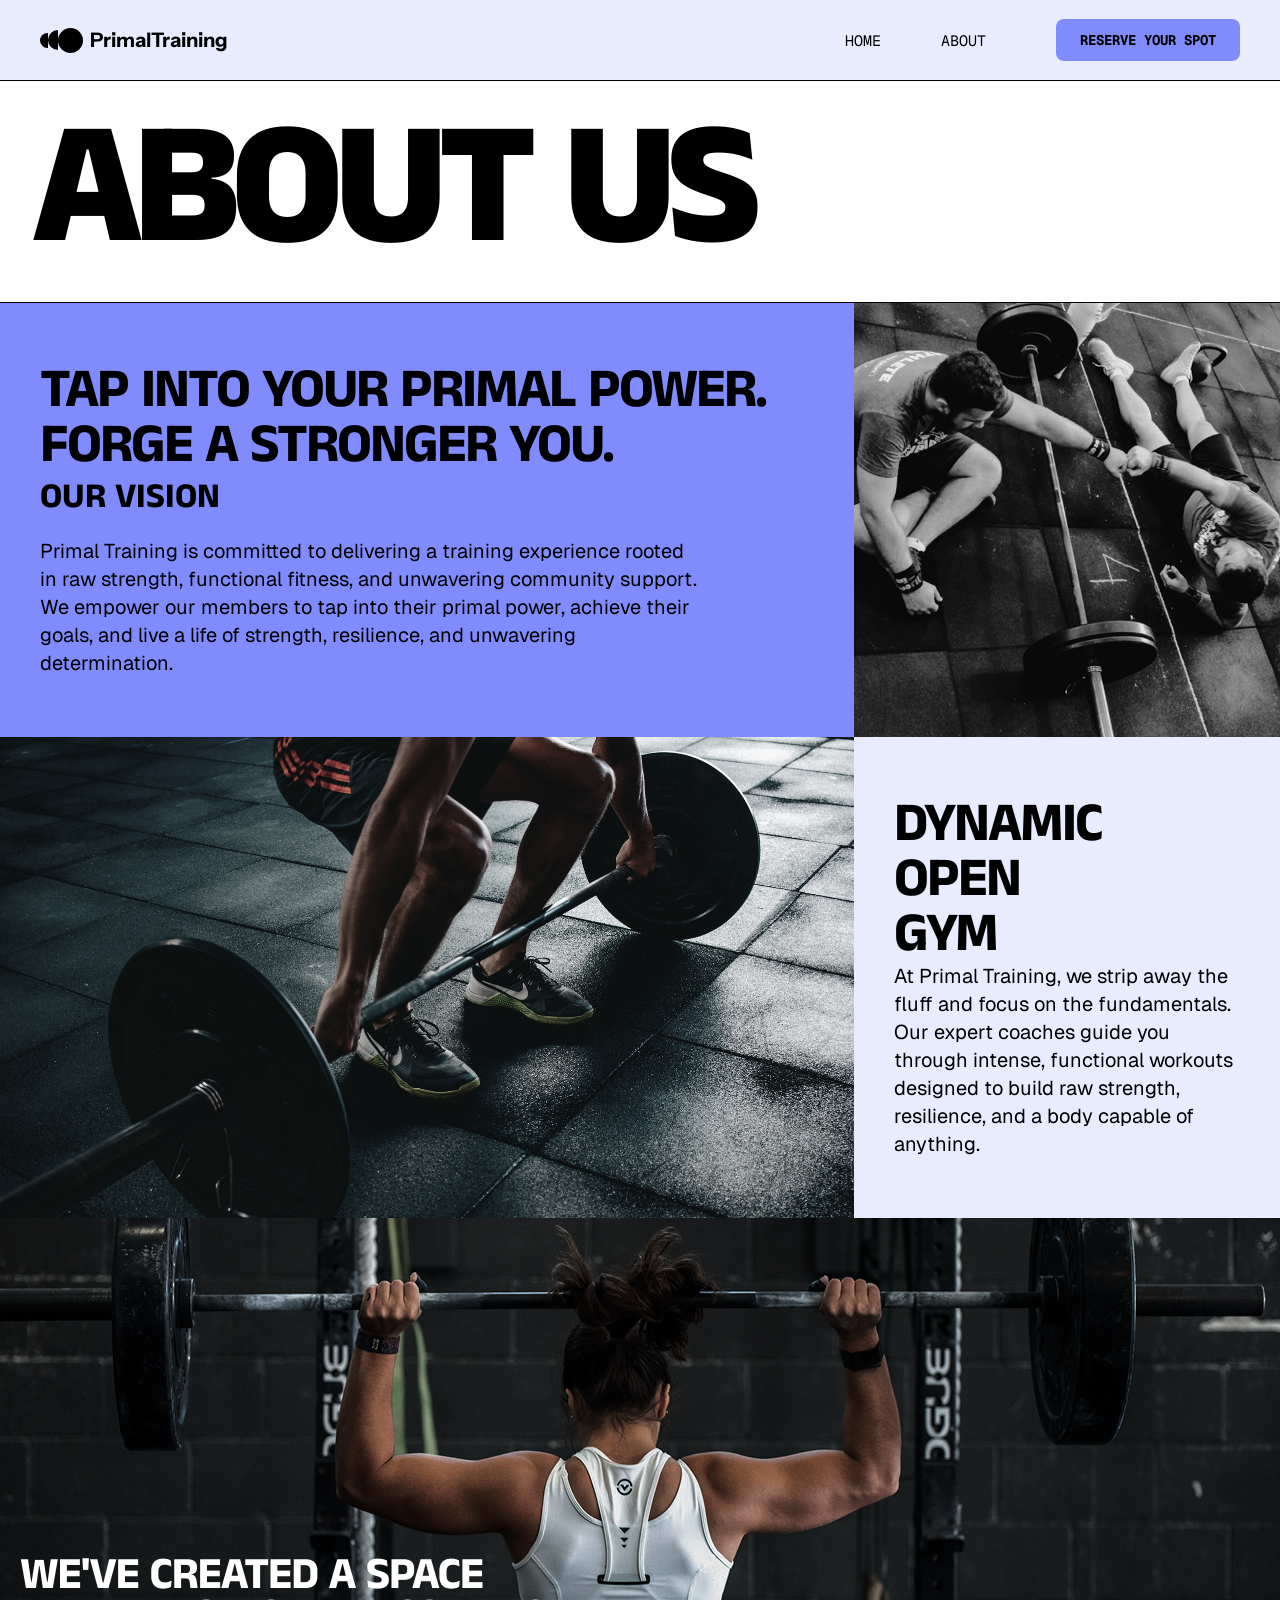
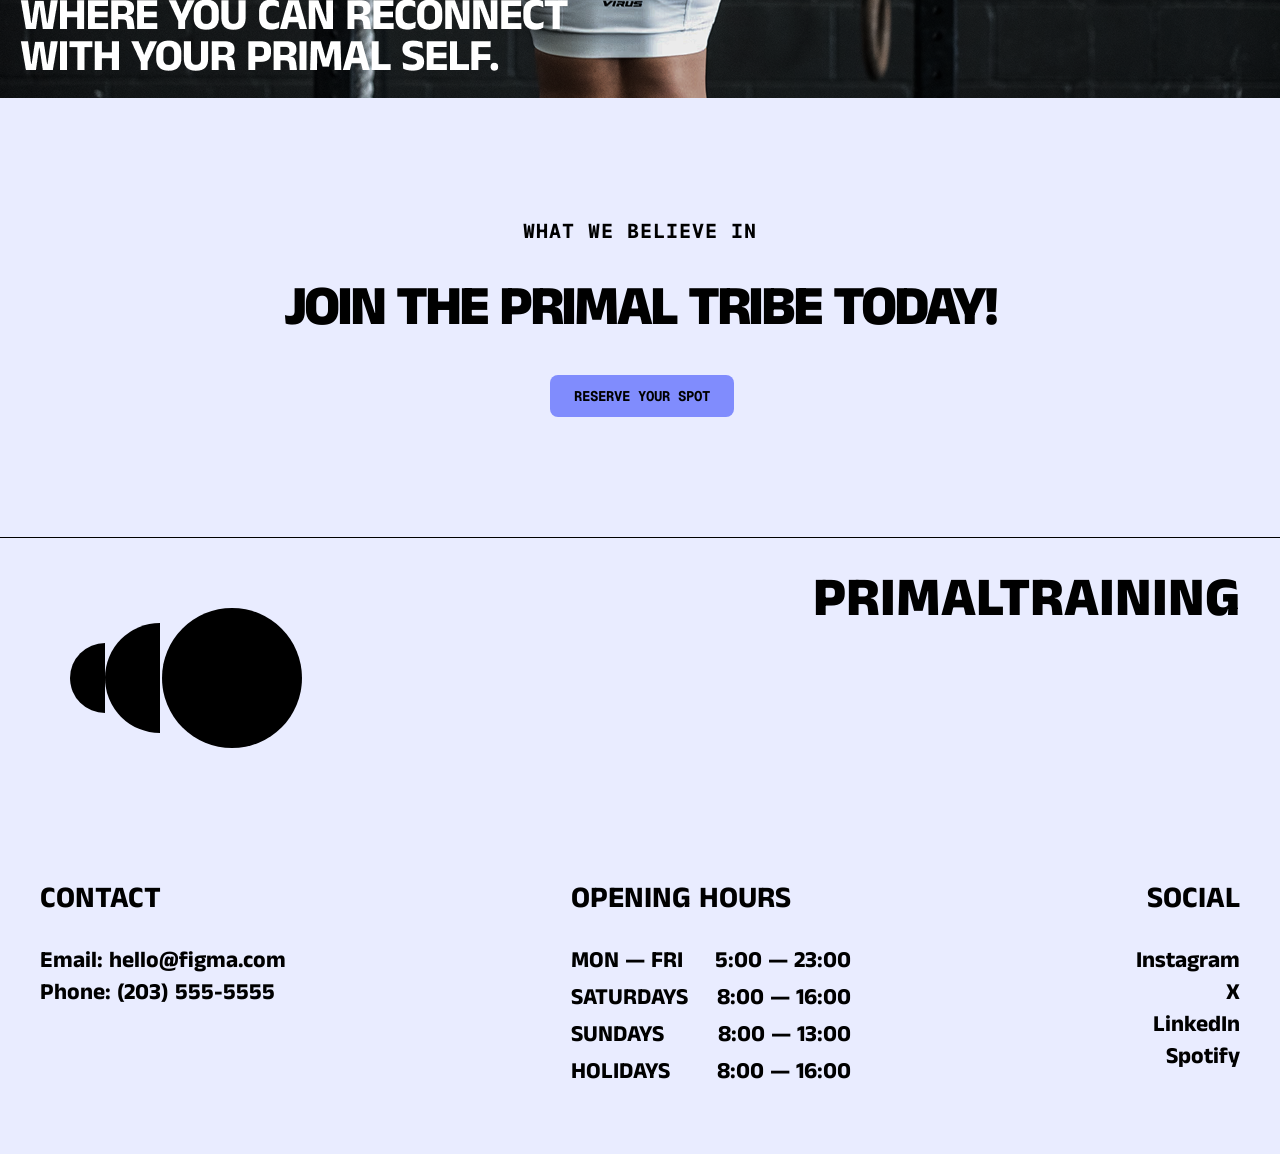
<file: about.html>
<html lang="en">
<head>
    <meta charset="UTF-8">
    <meta name="viewport" content="width=device-width, initial-scale=1.0">
    <title>Document</title>
    <link rel="preconnect" href="https://fonts.googleapis.com">
    <link rel="preconnect" href="https://fonts.gstatic.com" crossorigin>
    <link href="https://fonts.googleapis.com/css2?family=Instrument+Sans:wght@700&family=Geist+Mono&display=swap" rel="stylesheet">
    <link href="https://fonts.googleapis.com/css2?family=Anek+Tamil:wght@800&family=Geist+Mono:wght@400;700&family=Instrument+Sans:wght@700&display=swap" rel="stylesheet">
    <link href="https://fonts.googleapis.com/css2?family=Geist:wght@100..900&display=swap" rel="stylesheet">
    <link rel="stylesheet" href="styles.css"> <link rel="stylesheet" href="about.css"> <link rel="stylesheet" href="reverse.css"> 
</head>
<body>
<header class="main-header">
    <div class="logo-group">
        <div class="circles">
            <div class="half-circle small"></div>
            <div class="half-circle medium"></div>
            <div class="full-circle large"></div>
        </div>
        <div class="brand-name">PrimalTraining</div>
    </div>

    <nav class="nav-links">
        <a href="index.html" class="nav-item">HOME</a>
        <a href="about.html" class="nav-item">ABOUT</a>
        <a href="reverse.html" class="btn-reserve">RESERVE YOUR SPOT</a>
    </nav>
</header>
<main>
    <section class="about-hero">
    <div class="container">
        <h1 class="about-title">ABOUT US</h1>
    </div>
</section>
<section class="vision-section">
    <div class="vision-content">
        <h2 class="vision-headline">TAP INTO YOUR PRIMAL POWER.<br>FORGE A STRONGER YOU.</h2>
        
        <div class="vision-description">
            <h3 class="vision-label">OUR VISION</h3>
            <p class="vision-text">
                Primal Training is committed to delivering a training experience rooted in raw strength, functional fitness, and unwavering community support. We empower our members to tap into their primal power, achieve their goals, and live a life of strength, resilience, and unwavering determination.
            </p>
        </div>
    </div>

    <div class="vision-image">
        <img src="img/4.jpg" alt="Training Process">
    </div>
</section>
<section class="gym-section">
    <div class="gym-image">
        <img src="img/51.png" alt="Deadlift Training">
    </div>

    <div class="gym-content">
        <h2 class="gym-headline">DYNAMIC OPEN<br>GYM</h2>
        
        <p class="gym-text">
            At Primal Training, we strip away the fluff and focus on the fundamentals. Our expert coaches guide you through intense, functional workouts designed to build raw strength, resilience, and a body capable of anything.
        </p>
    </div>
</section>
<section class="primal-space-full">
    <div class="full-image-container">
        <img src="img/Reconnect section.png" alt="We've created a space">
    </div>
</section>
<section class="tribe-section1">
    <div class="tribe-container1">
        <p class="tribe-sub1">WHAT WE BELIEVE IN</p>
        <h2 class="tribe-title1">JOIN THE PRIMAL TRIBE TODAY!</h2>
        
        <nav class="nav-links">
            <a href="#" class="btn-reserve11">RESERVE YOUR SPOT</a>
        </nav>
    </div>
</section>
</main>

<footer>
    <div class="footer-top">
        <div class="f-circles">
            <div class="f-half-small"></div>
            <div class="f-half-medium"></div>
            <div class="f-full-large"></div>
        </div>

        <div class="footer-brand-name">
            PrimalTraining
        </div>
    </div>

    <div class="footer-bottom">
        <div class="footer-col">
            <h4 class="footer-label">CONTACT</h4>
            <p>Email: hello@figma.com</p>
            <p>Phone: (203) 555-5555</p>
        </div>

        <div class="footer-col">
            <h4 class="footer-label">OPENING HOURS</h4>
            <div class="hours-row">
                <span>MON — FRI</span>
                <span>5:00 — 23:00</span>
            </div>
            <div class="hours-row">
                <span>SATURDAYS</span>
                <span>8:00 — 16:00</span>
            </div>
            <div class="hours-row">
                <span>SUNDAYS</span>
                <span>8:00 — 13:00</span>
            </div>
            <div class="hours-row">
                <span>HOLIDAYS</span>
                <span>8:00 — 16:00</span>
            </div>
        </div>

        <div class="footer-col">
            <h4 class="footer-label">SOCIAL</h4>
            <ul class="social-links">
                <li><a href="#">Instagram</a></li>
                <li><a href="#">X</a></li>
                <li><a href="#">LinkedIn</a></li>
                <li><a href="#">Spotify</a></li>
            </ul>
        </div>
    </div>
</footer>
</main>
</main>
</body>
</html>
</file>
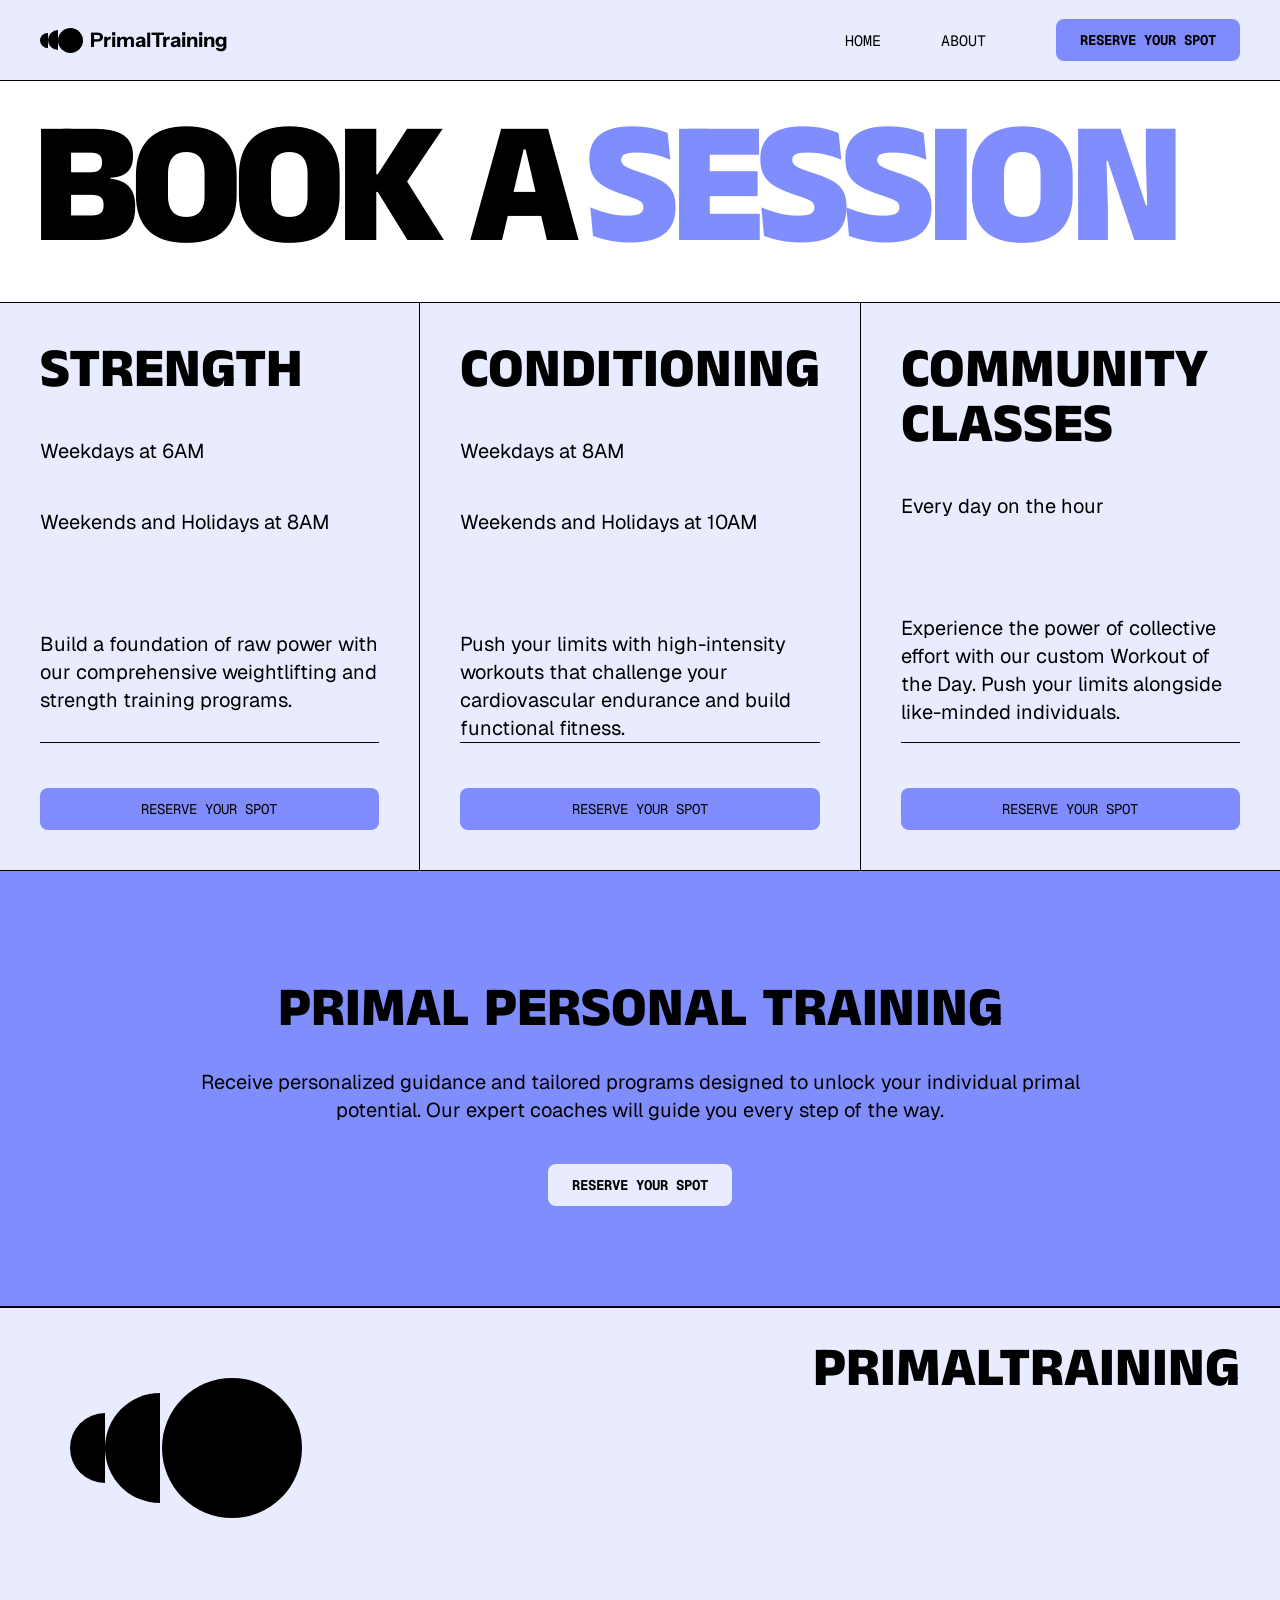
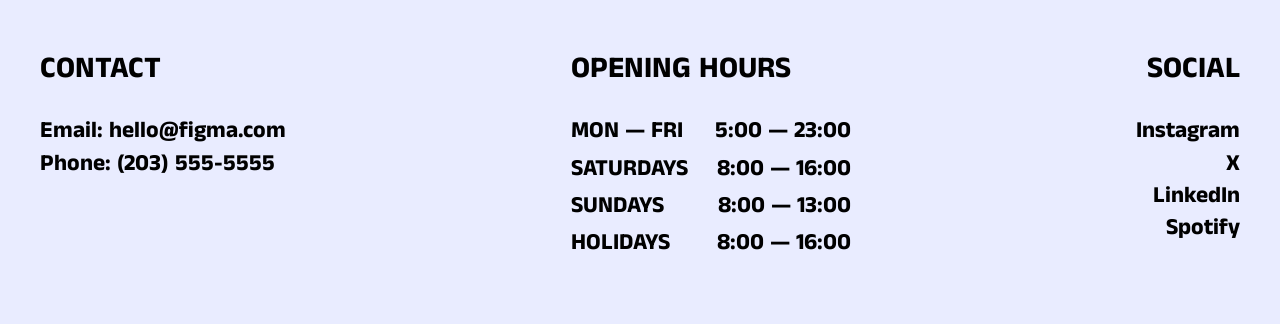
<file: reverse.html>
<html lang="en">
<head>
    <meta charset="UTF-8">
    <meta name="viewport" content="width=device-width, initial-scale=1.0">
    <title>Document</title>
    <link rel="preconnect" href="https://fonts.googleapis.com">
    <link rel="preconnect" href="https://fonts.gstatic.com" crossorigin>
    <link href="https://fonts.googleapis.com/css2?family=Instrument+Sans:wght@700&family=Geist+Mono&display=swap" rel="stylesheet">
    <link href="https://fonts.googleapis.com/css2?family=Anek+Tamil:wght@800&family=Geist+Mono:wght@400;700&family=Instrument+Sans:wght@700&display=swap" rel="stylesheet">
    <link href="https://fonts.googleapis.com/css2?family=Geist:wght@100..900&display=swap" rel="stylesheet">
    <link rel="stylesheet" href="styles.css"> <link rel="stylesheet" href="about.css"> <link rel="stylesheet" href="reverse.css"> 
</head>
</head>
<body>
<header class="main-header">
    <div class="logo-group">
        <div class="circles">
            <div class="half-circle small"></div>
            <div class="half-circle medium"></div>
            <div class="full-circle large"></div>
        </div>
        <div class="brand-name">PrimalTraining</div>
    </div>

    <nav class="nav-links">
        <a href="index.html" class="nav-item">HOME</a>
        <a href="about.html" class="nav-item">ABOUT</a>
        <a href="reverse.html" class="btn-reserve">RESERVE YOUR SPOT</a>
    </nav>
</header>

<main>
<section class="cta-section">
    <div class="cta-container">
        <h2 class="cta-title">BOOK A <span class="highlight">SESSION</span></h2>
    </div>
</section>
    <section class="services-grid">
        
        <article class="service-card">
            <h2 class="service-title">STRENGTH</h2>
            <div class="schedule-block">
                <p class="time-slot">Weekdays at 6AM</p>
                <p class="time-slot">Weekends and Holidays at 8AM</p>
            </div>
            <p class="service-description">
                Build a foundation of raw power with our comprehensive weightlifting and strength training programs.
            </p>
            <button class="reserve-button">RESERVE YOUR SPOT</button>
        </article>

        <article class="service-card">
            <h2 class="service-title">CONDITIONING</h2>
            <div class="schedule-block">
                <p class="time-slot">Weekdays at 8AM</p>
                <p class="time-slot">Weekends and Holidays at 10AM</p>
            </div>
            <p class="service-description">
                Push your limits with high-intensity workouts that challenge your cardiovascular endurance and build functional fitness.
            </p>
            <button class="reserve-button">RESERVE YOUR SPOT</button>
        </article>

        <article class="service-card">
            <h2 class="service-title">COMMUNITY CLASSES</h2>
            <div class="schedule-block">
                <p class="time-slot">Every day on the hour</p>
            </div>
            <p class="service-description">
                Experience the power of collective effort with our custom Workout of the Day. Push your limits alongside like-minded individuals.
            </p>
            <button class="reserve-button">RESERVE YOUR SPOT</button>
        </article>

    </section>
    <section class="personal-training-section">
    <div class="personal-container">
        <h2 class="personal-title">PRIMAL PERSONAL TRAINING</h2>
        <p class="personal-description">
            Receive personalized guidance and tailored programs designed to unlock your individual primal potential. 
            Our expert coaches will guide you every step of the way.
        </p>
        <a href="#" class="btn-reserve white-btn">RESERVE YOUR SPOT</a>
    </div>
</section>
</main>


<footer>
    <div class="footer-top">
        <div class="f-circles">
            <div class="f-half-small"></div>
            <div class="f-half-medium"></div>
            <div class="f-full-large"></div>
        </div>

        <div class="footer-brand-name">
            PrimalTraining
        </div>
    </div>

    <div class="footer-bottom">
        <div class="footer-col">
            <h4 class="footer-label">CONTACT</h4>
            <p>Email: hello@figma.com</p>
            <p>Phone: (203) 555-5555</p>
        </div>

        <div class="footer-col">
            <h4 class="footer-label">OPENING HOURS</h4>
            <div class="hours-row">
                <span>MON — FRI</span>
                <span>5:00 — 23:00</span>
            </div>
            <div class="hours-row">
                <span>SATURDAYS</span>
                <span>8:00 — 16:00</span>
            </div>
            <div class="hours-row">
                <span>SUNDAYS</span>
                <span>8:00 — 13:00</span>
            </div>
            <div class="hours-row">
                <span>HOLIDAYS</span>
                <span>8:00 — 16:00</span>
            </div>
        </div>

        <div class="footer-col">
            <h4 class="footer-label">SOCIAL</h4>
            <ul class="social-links">
                <li><a href="#">Instagram</a></li>
                <li><a href="#">X</a></li>
                <li><a href="#">LinkedIn</a></li>
                <li><a href="#">Spotify</a></li>
            </ul>
        </div>
    </div>
</footer>
</main>
</main>
</body>
</html>
</file>
<file: styles.css>
* {
    margin: 0;
    padding: 0;
    box-sizing: border-box;
}
.main-header {
    display: flex;
    justify-content: space-between;
    align-items: center;
    background-color: #E9ECFF;
    padding: 0 40px;
    min-height: 81px;
    width: 100%;
    border-bottom: 1px solid #000;
}
.logo-group {
    display: flex;
    align-items: center;
    gap: 12px;
}
.circles {
    display: flex;
    align-items: center;
    gap: 0px;
}
.half-circle, .full-circle {
background-color: black;
}
.small {
    width: 7.5px;
    height: 15px;
    border-radius: 10px 0 0 10px;
}
.medium {
    width: 10px;
    height: 20px;
    border-radius: 20px 0 0 20px;
}
.full-circle.large {
    width: 25px;
    height: 25px;
    border-radius: 50%;
}
.brand-name {
    font-size: 20px;
    font-weight: bold;
    padding: 10px;
    margin-left: 5px;
    color: black;
    font-family: Instrument Sans, sans-serif;
    margin-left: -15px;
}
.nav-item {
    color: black;
    font-size: 15px;
    font-weight: normal;
    font-family: Geist Mono, monospace;
    text-decoration: none;
    margin-left: 20px;
}
.nav-links {
    display: flex;
    align-items: center;
    gap: 40px;
}
.btn-reserve {
    background-color:#808CFD;
    padding: 12px 24px;
    border-radius: 8px;
    display: inline-block;
    transition: 0.3s;
    margin-left: 30px;
    color: black;
    text-decoration: none;
    font-family: 'Geist Mono', monospace;
    font-size: 14px;
    font-weight: 700;
}
.btn-reserve:hover {
    background-color: #5A6EDF;
    cursor: pointer;
}

/*main page 1*/
.main-title-area {
    padding: 10px 0;
    margin: 0;
    background-color: white;
}

.main-title {
    font-family: 'Anek Tamil';
    font-size: 174px; 
    font-weight: 900;
    line-height: 1.1;
    text-transform: uppercase;
    letter-spacing: -10px; 
    color: #000000;
    margin: 0;
    display: flex;
    align-items: center;
    gap: 15px; 
    padding: 5px 2.5%;
}

.blue-text {
    color: #808DFD; 
    font-weight: 900;
}

.hero-row {
    display: flex; 
    width: 100%;
    min-height: 450px; 
    border-top: 1px solid #000; 
    border-bottom: 1px solid #000;
    overflow: hidden;
}

.hero-image {
    position: relative;
    flex: 0 0 66.7%;
}

.hero-image img {
    width: 100%;
    height: 100%;
    object-fit: cover; 
    display: block;
}

.hero-content {
    flex: 0 0 33.3%;
    background-color: #E9ECFF; 
    padding: 60px 40px; 
    display: flex;
    flex-direction: column;
    justify-content: flex-start; 
}

.section-title {
    font-family: 'Anek Tamil';
    font-size: 55px;
    font-weight: 900;
    line-height: 1;
    margin-bottom: 300px; 
    text-transform: uppercase;
    letter-spacing: -1px;
}

.description {
    font-family: 'Geist';
    font-size: 20px;
    line-height: 1.4;
    color: #000;
    margin-bottom: 40px;
    max-width: 400px;
}

.about-link {
    font-family: 'Geist Mono';
    font-size: 15px;
    color: #000;
    text-decoration: none;
    text-transform: uppercase;
    margin-top: auto; 
}

.features-grid {
    display: grid;
    grid-template-columns: 1fr 1fr 1fr; 
    width: 100%;
    border-bottom: 1px solid #000; 
}

.feature-item {
    padding: 30px 40px 60px 40px; 
    display: flex;
    flex-direction: column;
    min-height: 450px; 
}

.feature-title {
    font-family: 'Anek Tamil';
    font-size: 50px;
    font-weight: 900;
    line-height: 1.1;
    text-transform: uppercase;
    margin-bottom: 400px;
}

.feature-text {
    font-family: 'Geist';
    font-size: 20px;
    line-height: 1.4;
    color: #000;
    margin-top: 20px; 
}

.bg-light-blue {
    background-color: #E9ECFF; 
}

.border-right {
    border-right: 1px solid #000;
}

.no-padding {
    padding: 0;
}

.grid-img {
    width: 100%;
    height: 100%;
    object-fit: cover;
    display: block;
}

.discovery-area {
    display: flex;
    width: 100%;
    border-top: 1px solid #000;
}

.discovery-content {
    flex: 0 0 33.3%;
    background-color: #E9ECFF;
    padding: 40px 0%;
    display: flex;
    flex-direction: column;
    justify-content: flex-start;
    border-right: 1px solid #000;
}

.discovery-content .section-title {
    margin-bottom: 50px; 
}

.discovery-image {
    flex: 0 0 66.7%;
}

.discovery-image img {
    width: 100%;
    height: 100%;
    object-fit: cover;
    display: block;
    filter: grayscale(100%); 
}

.info-block {
    padding: 40px 40px; 
    border-top: 1px solid #000;
    margin: 0;
    width: 100%;
    box-sizing: border-box;
}

.discovery-content .section-title,
.view-link {
    padding-left: 40px;
    padding-right: 40px;
}

.info-block:last-of-type {
    border-bottom: 1px solid #000;
    margin-bottom: 20px;
}

.info-title {
    font-family: 'Anek Tamil';
    font-size: 55px;
    letter-spacing: -1px;
    line-height: 0.9;
    margin-bottom: 5px;
    text-transform: uppercase;
}

.info-text {
    font-family: 'Geist';
    font-size: 20px;
    line-height: 1.2;
    max-width: 250px; 
}

.view-link {
    margin-top: auto;
    padding-top: 40px;
    font-weight: bold;
    color: #000;
    text-decoration: none;
    text-transform: uppercase;
    font-family: 'Geist Mono', monospace;
    }
.features-grid {
    display: grid;
    grid-template-columns: 1fr 1fr 1fr;
    border-top: 2px solid #000;
    border-bottom: 2px solid #000;
}

.feature-item {
    border-right: 2px solid #000;
}

.tribe-section {
    background-color: #808CFD; 
    padding: 120px 0px;       
    text-align: center;
    width: 100%;
    border-bottom: 1px solid #000;
    position: relative;
}

.tribe-container {
    max-width: 1000px;
    margin: 0 auto;
}

.tribe-sub {
    font-family: 'Geist Mono';
    font-size: 20px;
    font-weight: bold;
    letter-spacing: 1px;
    margin-bottom: 40px;
    color: #000;
}

.tribe-title {
    font-family: 'Anek Tamil';
    font-size: 56px;      
    line-height: 0.9;     
    letter-spacing: -3px; 
    font-weight: 900;
    text-transform: uppercase;
    margin-bottom: 40px;
    color: #000;
}

.btn-reserve1 {

    background-color: #E9ECFF;
    border-radius: 8px;
    padding: 12px 24px;
    display: inline-block;
    transition: 0.3s;
    margin-left: 410px;
    color: black;
    text-decoration: none;
    font-family: 'Geist Mono', monospace;
    font-size: 14px;
    font-weight: 700;
}

footer {
    background-color: #E9ECFF;
}
.footer-top {
    display: flex;
    width: 100%;
    padding: 40px; 
    box-sizing: border-box;
    justify-content: space-between; 
}

.f-circles {
    display: flex;
    align-items: center;
    gap: -1; 
    padding: 30px;
    flex-shrink: 0;
}


.f-half-small, .f-half-medium, .f-full-large {
    background-color: black;
}


.f-half-small {
    width: 35px;
    height: 70px;
    border-radius: 70px 0 0 70px;
}


.f-half-medium {
    width: 55px;
    height: 110px;
    border-radius: 110px 0 0 110px;
}


.f-full-large {
    width: 140px;
    height: 140px;
    border-radius: 50%;
    margin-left: 2px; 
}

.footer-brand-name {
    font-family: 'Anek Tamil';
    font-size: 55px; 
    font-weight: 900;
    line-height: 0.8;
    text-transform: uppercase;
    margin: 0;
}

.footer-label {
    font-family: 'Anek Tamil';
    font-size: 30px;
    margin-bottom: 25px;
    font-weight: bold;
}

.footer-col p, .hours-row span {
    font-family: 'Anek Tamil';
    font-size: 23px;
    font-weight: bold;
    line-height: 1.4;
}

.hours-row {
    display: flex;
    width: 280px; 
    justify-content: space-between; 
    margin-bottom: 5px;
}

.footer-col {
    flex: 1; 
}

.footer-bottom {
    display: flex;
    justify-content: space-between; 
    align-items: flex-start;
    width: 100%;
    padding: 60px 40px;
    box-sizing: border-box;
}

.social-links {
    color: #000;
    font-family: 'Anek Tamil';
    font-size: 23px;
    font-weight: bold;
    line-height: 1.4;
}
.footer-col {
    flex: 0 1 auto; 
}

.footer-col:nth-child(2) {
    text-align: left;
}

.footer-col:nth-child(3) {
    text-align: right;
}

.footer-col ul {
    list-style: none;
    padding: 0;
    margin: 0;
}

.footer-col a, 
.footer-col p, 
.footer-col span,
.footer-label {
    color: #000000 !important; 
}

/* --- ADAPTIVE DESIGN --- */


@media (max-width: 1024px) {
    .main-title {
        font-size: 100px; 
        letter-spacing: -5px;
    }

    .features-grid {
        grid-template-columns: 1fr 1fr; 
    }

    .feature-item:nth-child(2) {
        border-right: none;
    }
}

@media (max-width: 768px) {
    
    .main-header {
        flex-direction: column;
        padding: 20px;
        gap: 15px;
        height: auto;
    }

    .nav-links {
        gap: 15px;
        flex-wrap: wrap;
        justify-content: center;
    }

    .btn-reserve {
        margin-left: 0;
        width: 100%;
        text-align: center;
    }

    .main-title {
        font-size: 50px; 
        letter-spacing: -2px;
        flex-direction: column;
        align-items: flex-start;
        gap: 0;
    }

    .hero-row, .discovery-area {
        flex-direction: column;
        min-height: auto;
    }

    .hero-image, .hero-content, 
    .discovery-content, .discovery-image {
        flex: 0 0 100%;
        width: 100%;
    }

    .hero-content, .discovery-content {
        padding: 40px 20px;
    }

    .section-title {
        font-size: 40px;
        margin-bottom: 30px !important; 
    }

    .features-grid {
        grid-template-columns: 1fr;
    }

    .feature-item {
        border-right: none;
        border-bottom: 1px solid #000;
        min-height: auto;
        padding: 40px 20px;
    }

    .feature-title {
        font-size: 35px;
        margin-bottom: 30px;
    }

    .tribe-section {
        padding: 60px 20px;
    }

    .tribe-title {
        font-size: 36px;
        letter-spacing: -1px;
    }

    .btn-reserve1 {
        margin-left: 0; 
        width: 100%;
        text-align: center;
    }

    .footer-top, .footer-bottom {
        flex-direction: column;
        padding: 20px;
        gap: 30px;
    }

    .f-circles {
        justify-content: center;
        padding: 0;
    }

    .footer-col {
        text-align: left !important;
    }

    .hours-row {
        width: 100%;
    }

    .footer-brand-name {
        font-size: 40px;
    }
}

@media (max-width: 480px) {
    .main-title {
        font-size: 42px;
    }
    
    .info-title {
        font-size: 35px;
    }
}
</file>
<file: about.css>
* {
    margin: 0;
    padding: 0;
    box-sizing: border-box;
}
.main-header {
    display: flex;
    justify-content: space-between;
    align-items: center;
    background-color: #E9ECFF;
    padding: 0 40px;
    min-height: 81px;
    width: 100%;
    border-bottom: 1px solid #000;
}
.logo-group {
    display: flex;
    align-items: center;
    gap: 12px;
}
.circles {
    display: flex;
    align-items: center;
    gap: 0px;
}
.half-circle, .full-circle {
background-color: black;
}
.small {
    width: 7.5px;
    height: 15px;
    border-radius: 10px 0 0 10px;
}
.medium {
    width: 10px;
    height: 20px;
    border-radius: 20px 0 0 20px;
}
.full-circle.large {
    width: 25px;
    height: 25px;
    border-radius: 50%;
}
.brand-name {
    font-size: 20px;
    font-weight: bold;
    padding: 10px;
    margin-left: 5px;
    color: black;
    font-family: Instrument Sans, sans-serif;
    margin-left: -15px;
}
.nav-item {
    color: black;
    font-size: 15px;
    font-weight: normal;
    font-family: Geist Mono, monospace;
    text-decoration: none;
    margin-left: 20px;
}
.nav-links {
    display: flex;
    align-items: center;
    gap: 40px;
}
.btn-reserve {
    background-color:#808CFD;
    padding: 12px 24px;
    border-radius: 8px;
    display: inline-block;
    transition: 0.3s;
    margin-left: 30px;
    color: black;
    text-decoration: none;
    font-family: 'Geist Mono', monospace;
    font-size: 14px;
    font-weight: 700;
}
.btn-reserve:hover {
    background-color: #5A6EDF;
    cursor: pointer;
}

.about-hero {
    padding: 10px 0;
    margin: 0;
    background-color: white;
    border-bottom: 1px black solid;
}

.about-title {
    font-family: 'Anek Tamil';
    font-size: 174px; 
    font-weight: 900;
    line-height: 1.1;
    text-transform: uppercase;
    letter-spacing: -10px; 
    color: #000000;
    margin: 0;
    display: flex;
    align-items: center;
    gap: 15px; 
    padding: 5px 2.5%;
}

.vision-section {
    display: flex;
    width: 100%;
    background-color: #808CFD;
}

.vision-content {
    flex-basis: 66.7%;
    padding: 60px 40px;
    display: flex;
    flex-direction: column;
    justify-content: space-between;
    box-sizing: border-box;
}

.vision-image {
    flex-basis: 33.3%;
}

.vision-image img {
    width: 100%;
    height: 100%;
    object-fit: cover;
    display: block;
}

.vision-headline {
    font-family: 'Anek Tamil';
    font-size: 55px;
    line-height: 1;
    letter-spacing: -2px;
    text-transform: uppercase;
    margin: 0;
}

.vision-label {
    font-family: 'Anek Tamil';
    font-size: 35px;
    margin-bottom: 15px;
}

.vision-text {
    font-family: 'Geist';
    font-size: 20px;
    line-height: 1.4;
    max-width: 85%;
}

.gym-section {
    display: flex;
    width: 100%;
    background-color: #E9ECFF;
}

.gym-image {
    flex-basis: 66.7%;
}

.gym-image img {
    width: 100%;
    height: 100%;
    object-fit: cover;
    display: block;
}

.gym-content {
    flex-basis: 33.3%;
    padding: 60px 40px;
    display: flex;
    flex-direction: column;
    justify-content: space-between; 
    box-sizing: border-box;
}

.gym-headline {
    font-family: 'Anek Tamil';
    font-size: 55px;
    line-height: 1;
    letter-spacing: -2px;
    text-transform: uppercase;
    margin: 0;
}

.gym-text {
    font-family: 'Geist';
    font-size: 20px;
    line-height: 1.4;
}

.primal-space-full {
    width: 100%;
}

.full-image-container {
    width: 100%; 
    overflow: hidden; 
}
.full-image-container img {
    width: 100%; 
}

.tribe-section1 {
    background-color: #E9ECFF; 
    padding: 120px 0px;       
    text-align: center;
    width: 100%;
    border-bottom: 1px solid #000;
    position: relative;
}

.tribe-container1 {
    max-width: 1000px;
    margin: 0 auto;
}

.tribe-sub1 {
    font-family: 'Geist Mono';
    font-size: 20px;
    font-weight: bold;
    letter-spacing: 1px;
    margin-bottom: 40px;
    color: #000;
}

.tribe-title1 {
    font-family: 'Anek Tamil';
    font-size: 56px;      
    line-height: 0.9;     
    letter-spacing: -3px; 
    font-weight: 900;
    text-transform: uppercase;
    margin-bottom: 40px;
    color: #000;
}

.btn-reserve11 {

    background-color: #808CFD;
    border-radius: 8px;
    padding: 12px 24px;
    display: inline-block;
    transition: 0.3s;
    margin-left: 410px;
    color: black;
    text-decoration: none;
    font-family: 'Geist Mono', monospace;
    font-size: 14px;
    font-weight: 700;
}

footer {
    background-color: #E9ECFF;
}
.footer-top {
    display: flex;
    width: 100%;
    padding: 40px; 
    box-sizing: border-box;
    justify-content: space-between; 
}

.f-circles {
    display: flex;
    align-items: center;
    gap: -1; 
    padding: 30px;
    flex-shrink: 0;
}

.f-half-small, .f-half-medium, .f-full-large {
    background-color: black;
}

.f-half-small {
    width: 35px;
    height: 70px;
    border-radius: 70px 0 0 70px;
}

.f-half-medium {
    width: 55px;
    height: 110px;
    border-radius: 110px 0 0 110px;
}

.f-full-large {
    width: 140px;
    height: 140px;
    border-radius: 50%;
    margin-left: 2px; 
}

.footer-brand-name {
    font-family: 'Anek Tamil';
    font-size: 55px; 
    font-weight: 900;
    line-height: 0.8;
    text-transform: uppercase;
    margin: 0;
}

.footer-label {
    font-family: 'Anek Tamil';
    font-size: 30px;
    margin-bottom: 25px;
    font-weight: bold;
}

.footer-col p, .hours-row span {
    font-family: 'Anek Tamil';
    font-size: 23px;
    font-weight: bold;
    line-height: 1.4;
}

.hours-row {
    display: flex;
    width: 280px; 
    justify-content: space-between; 
    margin-bottom: 5px;
}

.footer-col {
    flex: 1; 
}

.footer-bottom {
    display: flex;
    justify-content: space-between; 
    align-items: flex-start;
    width: 100%;
    padding: 60px 40px; 
    box-sizing: border-box;
}

.social-links {
    color: #000;
    font-family: 'Anek Tamil';
    font-size: 23px;
    font-weight: bold;
    line-height: 1.4;
}
.footer-col {
    flex: 0 1 auto; 
}


.footer-col:nth-child(2) {
    text-align: left; 
}

.footer-col:nth-child(3) {
    text-align: right;
}

.footer-col ul {
    list-style: none;
    padding: 0;
    margin: 0;
}

.footer-col a, 
.footer-col p, 
.footer-col span,
.footer-label {
    color: #000000 !important; 
    text-decoration: none;
}

/* --- ADAPTIVE FOR ABOUT PAGE --- */

@media (max-width: 1024px) {
    .about-title {
        font-size: 100px;
        letter-spacing: -5px;
    }
    
    .vision-headline, .gym-headline, .tribe-title1, .footer-brand-name {
        font-size: 45px;
    }
}

@media (max-width: 768px) {
    
    .main-header {
        flex-direction: column;
        padding: 20px;
        height: auto;
        gap: 20px;
    }

    .nav-links {
        gap: 15px;
        flex-wrap: wrap;
        justify-content: center;
    }

    .btn-reserve {
        margin-left: 0;
        width: 100%;
        text-align: center;
    }

    .about-title {
        font-size: 50px;
        letter-spacing: -2px;
        padding: 20px 5%;
        flex-wrap: wrap;
    }

    .vision-section, .gym-section {
        flex-direction: column;
    }

    .gym-section {
        flex-direction: column-reverse; 
    }

    .vision-content, .vision-image, 
    .gym-content, .gym-image {
        flex-basis: 100%;
        width: 100%;
    }

    .vision-content, .gym-content {
        padding: 40px 20px;
        gap: 20px; 
    }

    .vision-text, .gym-text {
        max-width: 100%;
    }

    .tribe-section1 {
        padding: 60px 20px;
    }

    .tribe-title1 {
        font-size: 32px;
        letter-spacing: -1px;
        line-height: 1.1;
    }

    .btn-reserve11 {
        margin-left: 0; 
        width: 100%;
        text-align: center;
    }

    .footer-top {
        flex-direction: column;
        gap: 40px;
        padding: 40px 20px;
    }

    .f-circles {
        justify-content: center;
        padding: 10px;
    }

    .footer-col {
        text-align: left !important;
    }

    .hours-row {
        width: 100%;
        max-width: 300px;
    }

    .footer-bottom {
        flex-direction: column;
        align-items: center;
        gap: 20px;
        text-align: center;
        padding: 40px 20px;
    }

    .footer-col:nth-child(3) {
        text-align: center;
    }
}

@media (max-width: 480px) {
    .about-title {
        font-size: 38px;
    }

    .vision-headline, .gym-headline {
        font-size: 34px;
    }

    .vision-label {
        font-size: 24px;
    }
}
</file>
<file: reverse.css>
* {
    margin: 0;
    padding: 0;
    box-sizing: border-box;
}
.main-header {
    display: flex;
    justify-content: space-between;
    align-items: center;
    background-color: #E9ECFF;
    padding: 0 40px;
    min-height: 81px;
    width: 100%;
    border-bottom: 1px solid #000;
}
.logo-group {
    display: flex;
    align-items: center;
    gap: 12px;
}
.circles {
    display: flex;
    align-items: center;
    gap: 0px;
}
.half-circle, .full-circle {
background-color: black;
}
.small {
    width: 7.5px;
    height: 15px;
    border-radius: 10px 0 0 10px;
}
.medium {
    width: 10px;
    height: 20px;
    border-radius: 20px 0 0 20px;
}
.full-circle.large {
    width: 25px;
    height: 25px;
    border-radius: 50%;
}
.brand-name {
    font-size: 20px;
    font-weight: bold;
    padding: 10px;
    margin-left: 5px;
    color: black;
    font-family: Instrument Sans, sans-serif;
    margin-left: -15px;
}
.nav-item {
    color: black;
    font-size: 15px;
    font-weight: normal;
    font-family: Geist Mono, monospace;
    text-decoration: none;
    margin-left: 20px;
}
.nav-links {
    display: flex;
    align-items: center;
    gap: 40px;
}
.btn-reserve {
    background-color:#808CFD;
    padding: 12px 24px;
    border-radius: 8px;
    display: inline-block;
    transition: 0.3s;
    margin-left: 30px;
    color: black;
    text-decoration: none;
    font-family: 'Geist Mono', monospace;
    font-size: 14px;
    font-weight: 700;
}
.btn-reserve:hover {
    background-color: #5A6EDF;
    cursor: pointer;
}

.cta-section {
    padding: 10px 0;
    margin: 0;
    background-color: white; 
    border-bottom: 1px solid #000;
}

.cta-title {
    font-family: 'Anek Tamil'; 
    font-size: 174px;
    font-weight: 900;
    line-height: 1.1;
    text-transform: uppercase;
    letter-spacing: -10px;
    color: #000000;
    margin: 0;
    display: flex;
    align-items: center;
    gap: 15px; 
    padding: 5px 2.5%;
}

.highlight {
    color: #808DFD;
    font-weight: 900;
}

.services-grid {
    display: grid;
    grid-template-columns: repeat(3, 1fr); 
    width: 100%;
    background-color: #E9ECFF; 
    border-bottom: 1px solid #000;
}

.service-card {
    border-right: 1px solid #000;
    padding: 40px ;
    display: flex;
    flex-direction: column;
    justify-content: space-between; 
    min-height: 550px; 
}

.service-card:last-child {
    border-right: none;
}

.service-title {
    font-family: 'Anek Tamil', sans-serif; 
    font-size: 55px;
    font-weight: 900;
    text-transform: uppercase;
    margin: 0 0 40px 0;
    line-height: 1;
}

.schedule-block {
    margin-bottom: 50px;
}

.time-slot {
    font-family: 'Geist', sans-serif;
    font-size: 20px; 
    padding-bottom: 20px;
    margin-bottom: 25px;
}

.service-description {
    font-family: 'Geist', sans-serif;
    font-size: 20px;
    line-height: 1.4;
    margin-bottom: 45px;
    flex-grow: 1; 
    border-bottom: 1px black solid;
}

.reserve-button {
    text-align: center;
    background-color: #808CFD; 
    padding: 12px 24px;
    border-radius: 8px;
    display: inline-block;
    transition: 0.3s;
    color: black;
    text-decoration: none;
    font-family: 'Geist Mono', monospace;
    font-size: 14px;
    border: none;
    display: inline-flex;
    justify-content: center;
    align-items: center;
    text-align: center;
}

.reserve-button:hover {
    background-color: #5A6EDF;
    cursor: pointer;
}
.personal-training-section {
    background-color: #808DFD; 
    padding: 100px 2.5%; 
    display: flex;
    justify-content: center;
    align-items: center;
    text-align: center;
    border-bottom: 2px solid #000;
}

.personal-container {
    max-width: 900px; 
}

.personal-title {
    font-family: 'Anek Tamil';
    font-size: 55px; 
    font-weight: 900;
    text-transform: uppercase;
    margin-bottom: 20px;
    color: #000;
}

.personal-description {
    font-family: 'Geist';
    font-size: 20px; 
    line-height: 1.4;
    color: #000;
    margin-bottom: 40px;
}

.white-btn {
    background-color: #E9ECFF; 
    display: inline-flex;
    justify-content: center;
    align-items: center;
    margin-left: 0; 
}

.white-btn:hover {
    background-color: #fff;
    transform: scale(1.05); 
}

footer {
    background-color: #E9ECFF;
}
.footer-top {
    display: flex;
    width: 100%;
    padding: 40px; 
    box-sizing: border-box;
    justify-content: space-between; 
}

.f-circles {
    display: flex;
    align-items: center;
    gap: -1; 
    flex-shrink: 0;
}

.f-half-small, .f-half-medium, .f-full-large {
    background-color: black;
}

.f-half-small {
    width: 35px;
    height: 70px;
    border-radius: 70px 0 0 70px;
}

.f-half-medium {
    width: 55px;
    height: 110px;
    border-radius: 110px 0 0 110px;
}

.f-full-large {
    width: 140px;
    height: 140px;
    border-radius: 50%;
    margin-left: 2px;
}

.footer-brand-name {
    font-family: 'Anek Tamil';
    font-size: 55px; 
    font-weight: 900;
    line-height: 0.8;
    text-transform: uppercase;
    margin: 0;
}

.footer-label {
    font-family: 'Anek Tamil';
    font-size: 30px;
    margin-bottom: 25px;
    font-weight: bold;
}

.footer-col p, .hours-row span {
    font-family: 'Anek Tamil';
    font-size: 23px;
    font-weight: bold;
    line-height: 1.4;
}

.hours-row {
    display: flex;
    width: 280px; 
    justify-content: space-between; 
    margin-bottom: 5px;
}

.footer-col {
    flex: 1;
}

.footer-bottom {
    display: flex;
    justify-content: space-between; 
    align-items: flex-start;
    width: 100%;
    padding: 60px 40px; 
    box-sizing: border-box;
}

.social-links {
    color: #000;
    font-family: 'Anek Tamil';
    font-size: 23px;
    font-weight: bold;
    line-height: 1.4;
}
.footer-col {
    flex: 0 1 auto; 
}

.footer-col:nth-child(2) {
    text-align: left; 
}

.footer-col:nth-child(3) {
    text-align: right;
}

.footer-col ul {
    list-style: none;
    padding: 0;
    margin: 0;
}
.footer-col a, 
.footer-col p, 
.footer-col span,
.footer-label {
    color: #000000 !important; 
    text-decoration: none;
}
/* --- ADAPTIVE FOR SERVICES PAGE --- */


@media (max-width: 1024px) {
    .cta-title {
        font-size: 100px;
        letter-spacing: -5px;
    }

    .services-grid {
        grid-template-columns: 1fr 1fr; 
    }

    .service-card:nth-child(2) {
        border-right: none;
    }
}

@media (max-width: 768px) {
    
    .main-header {
        flex-direction: column;
        padding: 20px;
        height: auto;
        gap: 20px;
    }

    .nav-links {
        gap: 15px;
        flex-wrap: wrap;
        justify-content: center;
    }

    .btn-reserve {
        margin-left: 0;
        width: 100%;
        text-align: center;
    }

    .cta-title {
        font-size: 48px;
        letter-spacing: -2px;
        padding: 30px 5%;
        flex-direction: column;
        align-items: flex-start;
        gap: 0;
    }

    .services-grid {
        grid-template-columns: 1fr;
    }

    .service-card {
        border-right: none;
        border-bottom: 1px solid #000;
        min-height: auto;
        padding: 40px 20px;
        align-items: center; 
        text-align: center;
    }

    .service-title {
        font-size: 40px;
        margin-bottom: 20px;
    }

    .service-description {
        max-width: 100%;
        margin-bottom: 30px;
        border-bottom: none; 
    }

    .reserve-button {
        width: 100%;
    }

    .personal-training-section {
        padding: 60px 20px;
    }

    .personal-title {
        font-size: 38px;
        line-height: 1.1;
    }

    .white-btn {
        width: 100%;
    }

    .footer-top {
        flex-direction: column;
        gap: 40px;
        padding: 40px 20px;
    }

    .f-circles {
        justify-content: center;
        padding: 10px;
    }

    .footer-col {
        text-align: left !important;
    }

    .hours-row {
        width: 100%;
    }

    .footer-bottom {
        flex-direction: column;
        padding: 40px 20px;
        gap: 20px;
        text-align: center;
    }

    .footer-col:nth-child(3) {
        text-align: center;
    }
}

@media (max-width: 480px) {
    .cta-title {
        font-size: 40px;
    }
    
    .service-title {
        font-size: 32px;
    }

    .personal-title {
        font-size: 30px;
    }
}
</file>
